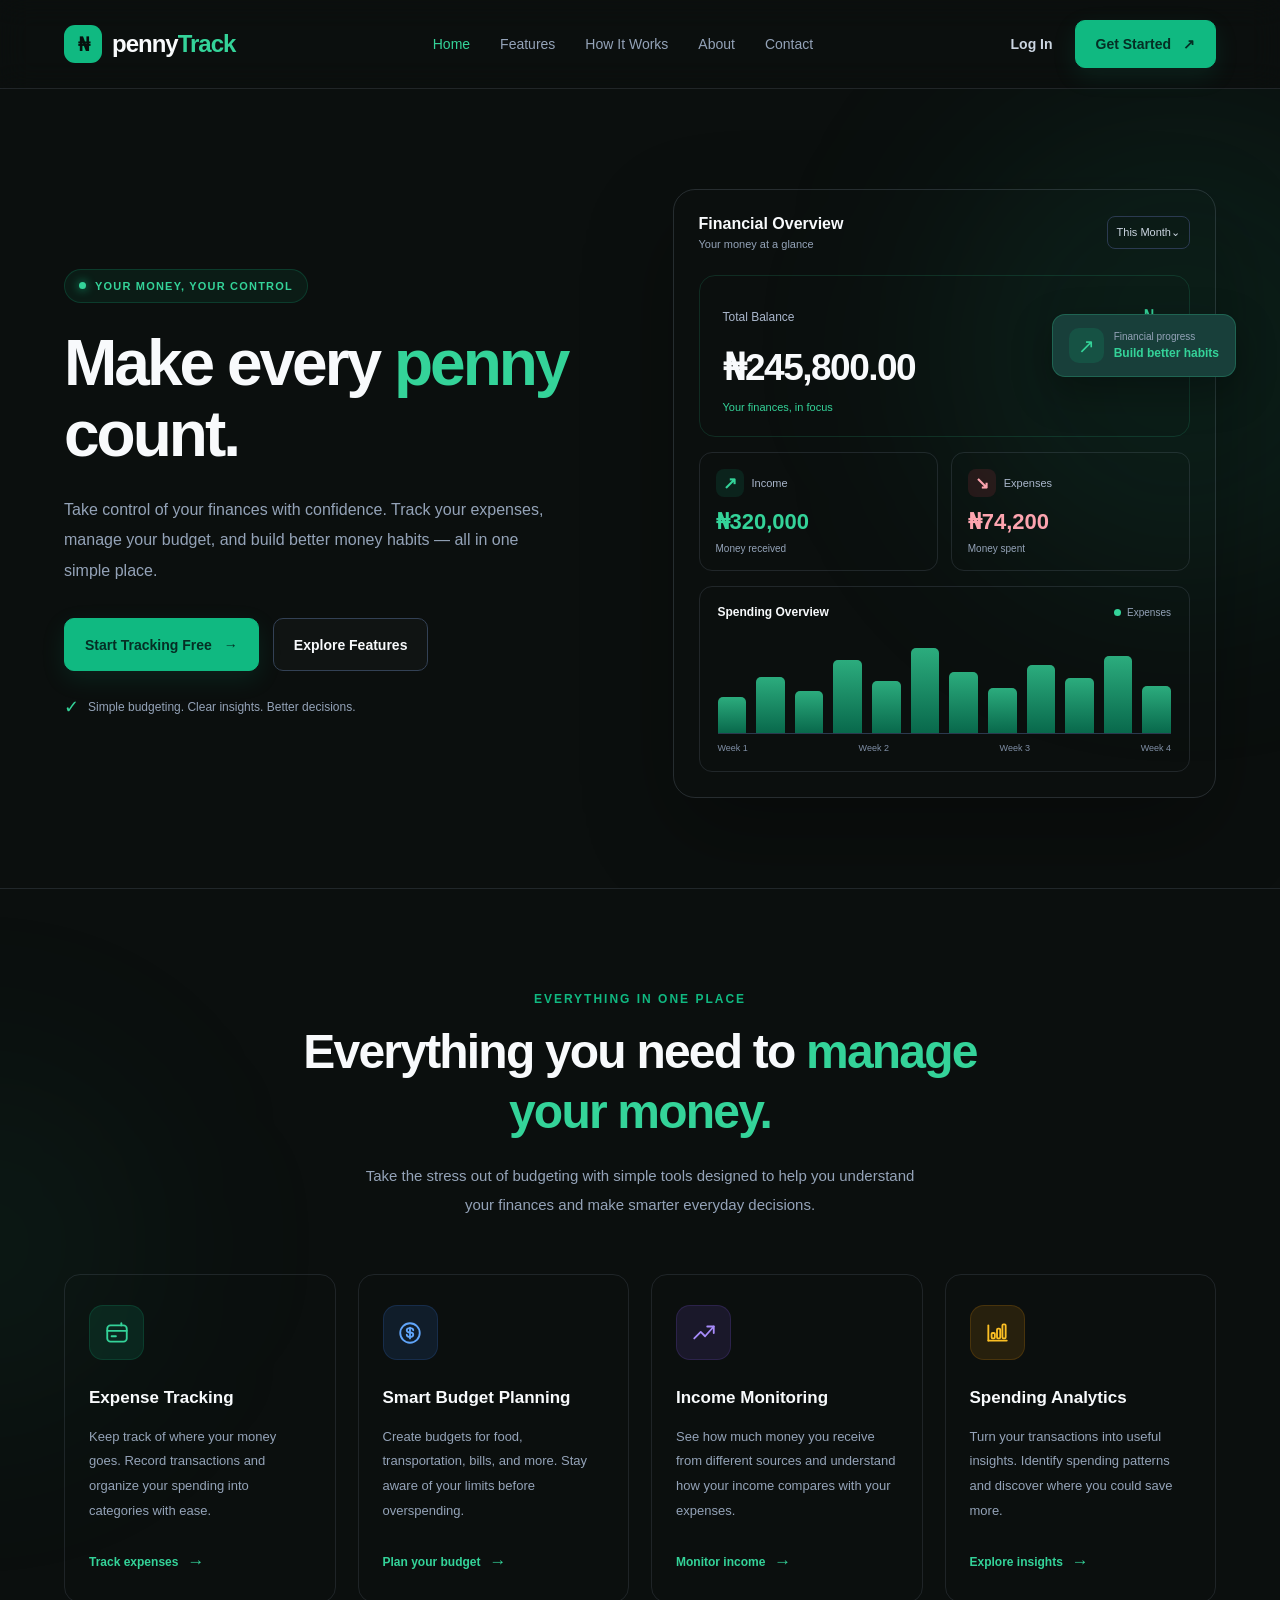
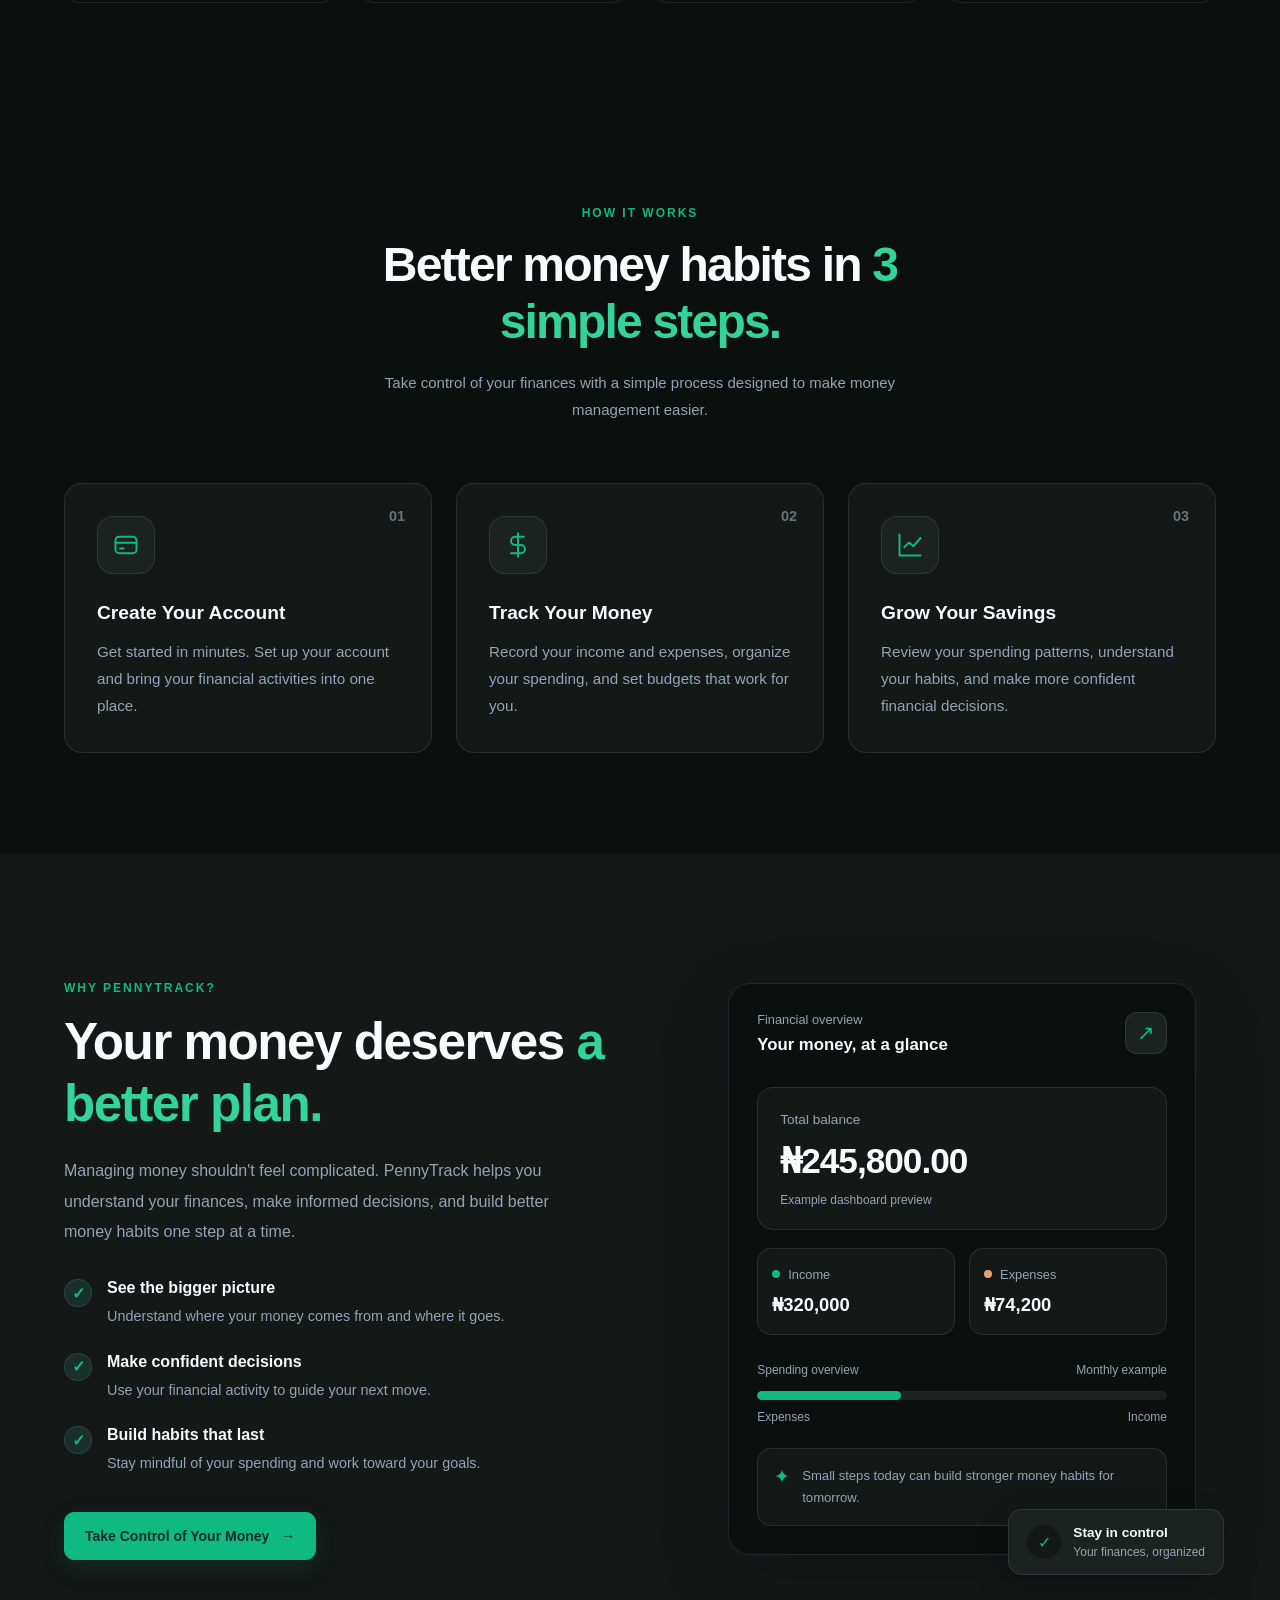
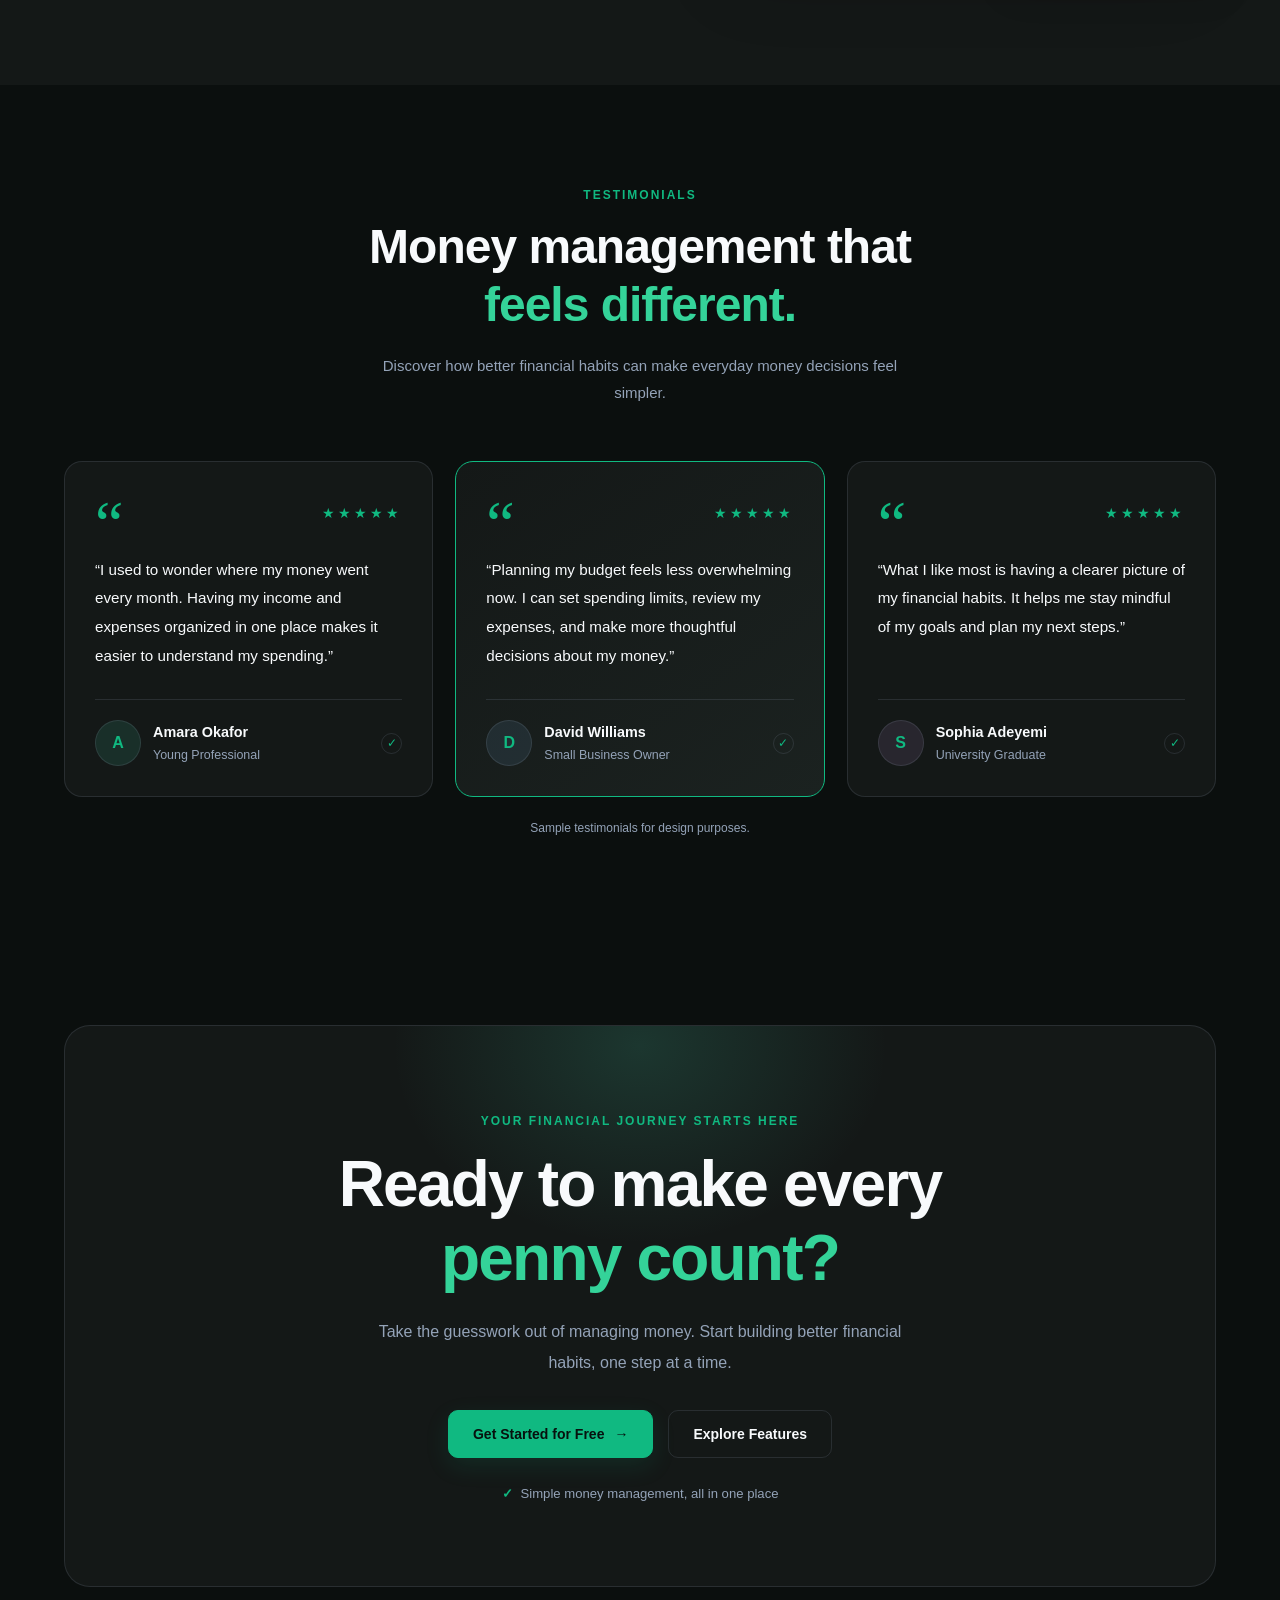
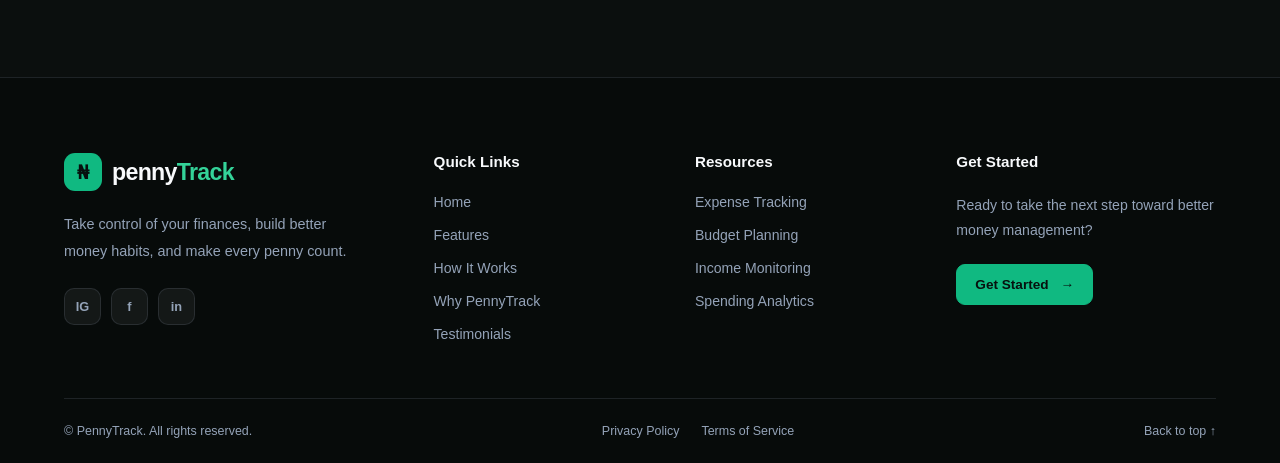
<file: index.html>
<!DOCTYPE html>
<html lang="en">

<head>
    <meta charset="UTF-8">
    <meta name="viewport" content="width=device-width, initial-scale=1.0">

    <title>PennyTrack | Make Every Penny Count</title>

    <meta name="description"
        content="Track your expenses, manage your budget, and take control of your finances with PennyTrack.">

    <link rel="stylesheet" href="./css/style.css">
</head>

<body>

    <!-- NAVBAR -->
    <header class="navbar">
        <div class="container nav-container">

            <a href="#home" class="logo">
                <span class="logo-icon">₦</span>
                <span>penny<span class="green-text">Track</span></span>
            </a>

            <nav class="nav-links" id="navLinks">
                <a href="#home" class="active">Home</a>
                <a href="#features">Features</a>
                <a href="#how-it-works">How It Works</a>
                <a href="#about">About</a>
                <a href="#contact">Contact</a>

                <a href="#get-started" class="mobile-cta">
                    Get Started
                </a>
            </nav>

            <div class="nav-actions">
                <a href="auth.html?form=login" class="login-link">Log In</a>

                <a href="auth.html?form=signup"  class="btn btn-primary">
                    Get Started
                    <span>↗</span>
                </a>

                <button class="menu-toggle" id="menuToggle" aria-label="Open navigation menu" aria-expanded="false"
                    aria-controls="navLinks">
                    <span></span>
                    <span></span>
                    <span></span>
                </button>
            </div>

        </div>
    </header>


    <!-- HERO SECTION -->
    <main>
        <section class="hero" id="home">

            <div class="hero-glow"></div>

            <div class="container hero-container">

                <!-- HERO CONTENT -->
                <div class="hero-content">

                    <div class="hero-label">
                        <span class="status-dot"></span>
                        YOUR MONEY, YOUR CONTROL
                    </div>

                    <h1>
                        Make every
                        <span class="green-text">penny</span>
                        count.
                    </h1>

                    <p class="hero-description">
                        Take control of your finances with confidence.
                        Track your expenses, manage your budget, and
                        build better money habits — all in one simple place.
                    </p>

                    <div class="hero-buttons">
                        <a href="#get-started" class="btn btn-primary">
                            Start Tracking Free
                            <span>→</span>
                        </a>

                        <a href="#features" class="btn btn-secondary">
                            Explore Features
                        </a>
                    </div>

                    <div class="hero-note">
                        <span class="check-icon">✓</span>
                        Simple budgeting. Clear insights. Better decisions.
                    </div>

                </div>


                <!-- DASHBOARD PREVIEW -->
                <div class="dashboard-wrapper">

                    <div class="floating-card">
                        <div class="floating-icon">↗</div>

                        <div>
                            <p>Financial progress</p>
                            <h4>Build better habits</h4>
                        </div>
                    </div>


                    <div class="dashboard">

                        <div class="dashboard-header">
                            <div>
                                <h3>Financial Overview</h3>
                                <p>Your money at a glance</p>
                            </div>

                            <span class="month-label">This Month⌄</span>
                        </div>


                        <!-- BALANCE CARD -->
                        <div class="balance-card">
                            <div class="balance-top">
                                <p>Total Balance</p>
                                <span class="wallet-icon">₦</span>
                            </div>

                            <h2>₦245,800.00</h2>

                            <p class="balance-caption">
                                Your finances, in focus
                            </p>
                        </div>


                        <!-- INCOME AND EXPENSES -->
                        <div class="summary-cards">

                            <div class="summary-card">
                                <div class="summary-heading">
                                    <span class="summary-icon income-icon">↗</span>
                                    <span>Income</span>
                                </div>

                                <h3 class="income">₦320,000</h3>
                                <p>Money received</p>
                            </div>


                            <div class="summary-card">
                                <div class="summary-heading">
                                    <span class="summary-icon expense-icon">↘</span>
                                    <span>Expenses</span>
                                </div>

                                <h3 class="expense">₦74,200</h3>
                                <p>Money spent</p>
                            </div>

                        </div>


                        <!-- SPENDING CHART -->
                        <div class="chart-card">

                            <div class="chart-header">
                                <h4>Spending Overview</h4>

                                <span class="chart-legend">
                                    <span class="legend-dot"></span>
                                    Expenses
                                </span>
                            </div>

                            <div class="chart">
                                <div class="chart-bar" style="--bar-height: 38%"></div>
                                <div class="chart-bar" style="--bar-height: 60%"></div>
                                <div class="chart-bar" style="--bar-height: 45%"></div>
                                <div class="chart-bar" style="--bar-height: 78%"></div>
                                <div class="chart-bar" style="--bar-height: 55%"></div>
                                <div class="chart-bar" style="--bar-height: 90%"></div>
                                <div class="chart-bar" style="--bar-height: 65%"></div>
                                <div class="chart-bar" style="--bar-height: 48%"></div>
                                <div class="chart-bar" style="--bar-height: 72%"></div>
                                <div class="chart-bar" style="--bar-height: 58%"></div>
                                <div class="chart-bar" style="--bar-height: 82%"></div>
                                <div class="chart-bar" style="--bar-height: 50%"></div>
                            </div>

                            <div class="chart-labels">
                                <span>Week 1</span>
                                <span>Week 2</span>
                                <span>Week 3</span>
                                <span>Week 4</span>
                            </div>

                        </div>

                    </div>
                </div>

            </div>
        </section>
        <!-- FEATURES SECTION -->
        <section class="features-section" id="features">
            <div class="container">

                <!-- Section heading -->
                <div class="section-heading">

                    <span class="section-label">
                        <span class="status-dot"></span>
                        EVERYTHING IN ONE PLACE
                    </span>

                    <h2>
                        Everything you need to
                        <span class="green-text">manage your money.</span>
                    </h2>

                    <p>
                        Take the stress out of budgeting with simple tools
                        designed to help you understand your finances and
                        make smarter everyday decisions.
                    </p>

                </div>


                <!-- Feature cards -->
                <div class="features-grid">

                    <!-- Feature 1 -->
                    <article class="feature-card">

                        <div class="feature-icon expense-feature">
                            <svg viewBox="0 0 24 24" aria-hidden="true">
                                <rect x="3" y="5" width="18" height="15" rx="3" />
                                <path d="M3 10h18" />
                                <path d="M7 15h4" />
                                <path d="M16 5V3" />
                            </svg>
                        </div>

                        <h3>Expense Tracking</h3>

                        <p>
                            Keep track of where your money goes. Record
                            transactions and organize your spending into
                            categories with ease.
                        </p>

                        <a href="#get-started" class="feature-link">
                            Track expenses <span>→</span>
                        </a>

                    </article>


                    <!-- Feature 2 -->
                    <article class="feature-card">

                        <div class="feature-icon budget-feature">
                            <svg viewBox="0 0 24 24" aria-hidden="true">
                                <circle cx="12" cy="12" r="9" />
                                <path d="M12 7v10" />
                                <path d="M15 9.5c0-1.1-1.3-2-3-2s-3 .9-3 2 1.3 2 3 2 3 .9 3 2-1.3 2-3 2-3-.9-3-2" />
                            </svg>
                        </div>

                        <h3>Smart Budget Planning</h3>

                        <p>
                            Create budgets for food, transportation, bills,
                            and more. Stay aware of your limits before
                            overspending.
                        </p>

                        <a href="#get-started" class="feature-link">
                            Plan your budget <span>→</span>
                        </a>

                    </article>


                    <!-- Feature 3 -->
                    <article class="feature-card">

                        <div class="feature-icon income-feature">
                            <svg viewBox="0 0 24 24" aria-hidden="true">
                                <path d="M3 17l6-6 4 4 8-9" />
                                <path d="M15 6h6v6" />
                            </svg>
                        </div>

                        <h3>Income Monitoring</h3>

                        <p>
                            See how much money you receive from different
                            sources and understand how your income compares
                            with your expenses.
                        </p>

                        <a href="#get-started" class="feature-link">
                            Monitor income <span>→</span>
                        </a>

                    </article>


                    <!-- Feature 4 -->
                    <article class="feature-card">

                        <div class="feature-icon analytics-feature">
                            <svg viewBox="0 0 24 24" aria-hidden="true">
                                <path d="M4 19V5" />
                                <path d="M4 19h17" />
                                <rect x="7" y="12" width="3" height="5" rx="1" />
                                <rect x="12" y="8" width="3" height="9" rx="1" />
                                <rect x="17" y="4" width="3" height="13" rx="1" />
                            </svg>
                        </div>

                        <h3>Spending Analytics</h3>

                        <p>
                            Turn your transactions into useful insights.
                            Identify spending patterns and discover where
                            you could save more.
                        </p>

                        <a href="#get-started" class="feature-link">
                            Explore insights <span>→</span>
                        </a>

                    </article>

                </div>

            </div>
        </section>

        <!-- HOW IT WORKS SECTION -->
        <section class="how-it-works" id="how-it-works">
            <div class="container">

                <div class="section-heading">
                    <span class="section-label">HOW IT WORKS</span>
                    <h2>Better money habits in <span class="green-text">3 simple steps.</span></h2>
                    <p>
                        Take control of your finances with a simple process
                        designed to make money management easier.
                    </p>
                </div>

                <div class="steps-grid">

                    <!-- STEP 1 -->
                    <div class="step-card">
                        <div class="step-number">01</div>

                        <div class="step-icon">
                            <svg viewBox="0 0 24 24" fill="none" stroke="currentColor" stroke-width="1.7"
                                stroke-linecap="round" stroke-linejoin="round">
                                <rect x="3" y="5" width="18" height="14" rx="3" />
                                <path d="M3 10h18" />
                                <path d="M7 15h3" />
                            </svg>
                        </div>

                        <h3>Create Your Account</h3>
                        <p>
                            Get started in minutes. Set up your account
                            and bring your financial activities into one place.
                        </p>
                    </div>

                    <!-- STEP 2 -->
                    <div class="step-card">
                        <div class="step-number">02</div>

                        <div class="step-icon">
                            <svg viewBox="0 0 24 24" fill="none" stroke="currentColor" stroke-width="1.7"
                                stroke-linecap="round" stroke-linejoin="round">
                                <path d="M12 2v20" />
                                <path d="M17 5H9.5a3.5 3.5 0 0 0 0 7h5a3.5 3.5 0 0 1 0 7H6" />
                            </svg>
                        </div>

                        <h3>Track Your Money</h3>
                        <p>
                            Record your income and expenses, organize
                            your spending, and set budgets that work for you.
                        </p>
                    </div>

                    <!-- STEP 3 -->
                    <div class="step-card">
                        <div class="step-number">03</div>

                        <div class="step-icon">
                            <svg viewBox="0 0 24 24" fill="none" stroke="currentColor" stroke-width="1.7"
                                stroke-linecap="round" stroke-linejoin="round">
                                <path d="M3 3v18h18" />
                                <path d="m7 14 4-4 4 3 6-7" />
                            </svg>
                        </div>

                        <h3>Grow Your Savings</h3>
                        <p>
                            Review your spending patterns, understand
                            your habits, and make more confident financial decisions.
                        </p>
                    </div>

                </div>
            </div>
        </section>

        <!-- WHY CHOOSE PENNYTRACK -->
        <section class="why-pennytrack" id="about">
            <div class="container">

                <div class="why-content">

                    <!-- LEFT SIDE -->
                    <div class="why-text">
                        <span class="section-label">WHY PENNYTRACK?</span>

                        <h2>
                            Your money deserves
                            <span class="green-text">a better plan.</span>
                        </h2>

                        <p class="why-description">
                            Managing money shouldn't feel complicated.
                            PennyTrack helps you understand your finances,
                            make informed decisions, and build better money
                            habits one step at a time.
                        </p>

                        <div class="benefit-list">

                            <div class="benefit-item">
                                <div class="benefit-check">✓</div>
                                <div>
                                    <h3>See the bigger picture</h3>
                                    <p>Understand where your money comes from and where it goes.</p>
                                </div>
                            </div>

                            <div class="benefit-item">
                                <div class="benefit-check">✓</div>
                                <div>
                                    <h3>Make confident decisions</h3>
                                    <p>Use your financial activity to guide your next move.</p>
                                </div>
                            </div>

                            <div class="benefit-item">
                                <div class="benefit-check">✓</div>
                                <div>
                                    <h3>Build habits that last</h3>
                                    <p>Stay mindful of your spending and work toward your goals.</p>
                                </div>
                            </div>

                        </div>

                        <a href="#get-started" class="btn btn-primary">
                            Take Control of Your Money
                            <span aria-hidden="true">→</span>
                        </a>
                    </div>

                    <!-- RIGHT SIDE: FINANCIAL SUMMARY CARD -->
                    <div class="why-visual">

                        <div class="finance-card">

                            <div class="finance-card-header">
                                <div>
                                    <span class="finance-label">Financial overview</span>
                                    <h3>Your money, at a glance</h3>
                                </div>

                                <div class="finance-icon">↗</div>
                            </div>

                            <div class="finance-balance">
                                <span>Total balance</span>
                                <h2>₦245,800.00</h2>
                                <p>Example dashboard preview</p>
                            </div>

                            <div class="finance-stats">

                                <div class="finance-stat">
                                    <div class="stat-heading">
                                        <span class="stat-dot income-dot"></span>
                                        Income
                                    </div>
                                    <h3>₦320,000</h3>
                                </div>

                                <div class="finance-stat">
                                    <div class="stat-heading">
                                        <span class="stat-dot expense-dot"></span>
                                        Expenses
                                    </div>
                                    <h3>₦74,200</h3>
                                </div>

                            </div>

                            <div class="finance-progress">
                                <div class="progress-heading">
                                    <span>Spending overview</span>
                                    <span>Monthly example</span>
                                </div>

                                <div class="progress-track">
                                    <div class="progress-fill"></div>
                                </div>

                                <div class="progress-footer">
                                    <span>Expenses</span>
                                    <span>Income</span>
                                </div>
                            </div>

                            <div class="finance-note">
                                <span class="note-icon">✦</span>
                                <p>
                                    Small steps today can build stronger
                                    money habits for tomorrow.
                                </p>
                            </div>

                        </div>

                        <div class="floating-badge">
                            <span class="badge-check">✓</span>
                            <div>
                                <strong>Stay in control</strong>
                                <span>Your finances, organized</span>
                            </div>
                        </div>

                    </div>

                </div>
            </div>
        </section>

        <!-- TESTIMONIALS SECTION -->
        <section class="testimonials" id="testimonials">
            <div class="container">

                <div class="section-heading">
                    <span class="section-label">TESTIMONIALS</span>

                    <h2>
                        Money management that
                        <span class="green-text">feels different.</span>
                    </h2>

                    <p>
                        Discover how better financial habits can make
                        everyday money decisions feel simpler.
                    </p>
                </div>

                <div class="testimonial-grid">

                    <!-- TESTIMONIAL 1 -->
                    <article class="testimonial-card">
                        <div class="testimonial-top">
                            <div class="quote-mark">“</div>

                            <div class="testimonial-stars" aria-label="5 out of 5 stars">
                                ★★★★★
                            </div>
                        </div>

                        <p class="testimonial-text">
                            “I used to wonder where my money went every month.
                            Having my income and expenses organized in one place
                            makes it easier to understand my spending.”
                        </p>

                        <div class="testimonial-user">
                            <div class="user-avatar avatar-one">A</div>

                            <div class="user-details">
                                <h3>Amara Okafor</h3>
                                <span>Young Professional</span>
                            </div>

                            <div class="verified-mark" aria-hidden="true">✓</div>
                        </div>
                    </article>

                    <!-- TESTIMONIAL 2 -->
                    <article class="testimonial-card featured-testimonial">
                        <div class="testimonial-top">
                            <div class="quote-mark">“</div>

                            <div class="testimonial-stars" aria-label="5 out of 5 stars">
                                ★★★★★
                            </div>
                        </div>

                        <p class="testimonial-text">
                            “Planning my budget feels less overwhelming now.
                            I can set spending limits, review my expenses,
                            and make more thoughtful decisions about my money.”
                        </p>

                        <div class="testimonial-user">
                            <div class="user-avatar avatar-two">D</div>

                            <div class="user-details">
                                <h3>David Williams</h3>
                                <span>Small Business Owner</span>
                            </div>

                            <div class="verified-mark" aria-hidden="true">✓</div>
                        </div>
                    </article>

                    <!-- TESTIMONIAL 3 -->
                    <article class="testimonial-card">
                        <div class="testimonial-top">
                            <div class="quote-mark">“</div>

                            <div class="testimonial-stars" aria-label="5 out of 5 stars">
                                ★★★★★
                            </div>
                        </div>

                        <p class="testimonial-text">
                            “What I like most is having a clearer picture
                            of my financial habits. It helps me stay mindful
                            of my goals and plan my next steps.”
                        </p>

                        <div class="testimonial-user">
                            <div class="user-avatar avatar-three">S</div>

                            <div class="user-details">
                                <h3>Sophia Adeyemi</h3>
                                <span>University Graduate</span>
                            </div>

                            <div class="verified-mark" aria-hidden="true">✓</div>
                        </div>
                    </article>

                </div>

                <p class="testimonial-disclaimer">
                    Sample testimonials for design purposes.
                </p>

            </div>
        </section>

        <!-- FINAL CALL TO ACTION -->
        <section class="final-cta" id="get-started">
            <div class="container">

                <div class="cta-content">

                    <div class="cta-glow"></div>

                    <span class="section-label">YOUR FINANCIAL JOURNEY STARTS HERE</span>

                    <h2>
                        Ready to make every
                        <span class="green-text">penny count?</span>
                    </h2>

                    <p>
                        Take the guesswork out of managing money.
                        Start building better financial habits, one step at a time.
                    </p>

                    <div class="cta-buttons">
                        <a href="#login" class="btn btn-primary" id="ctaGetStarted">
                            Get Started for Free
                            <span aria-hidden="true">→</span>
                        </a>

                        <a href="#features" class="btn btn-secondary">
                            Explore Features
                        </a>
                    </div>

                    <div class="cta-note">
                        <span aria-hidden="true">✓</span>
                        Simple money management, all in one place
                    </div>

                </div>

            </div>
        </section>
    </main>

    <!-- FOOTER SECTION -->
    <footer class="site-footer" id="contact">
        <div class="container">
    
            <div class="footer-main">
    
                <!-- BRAND -->
                <div class="footer-brand">
                    <a href="#home" class="footer-logo">
                        <span class="logo-icon">₦</span>
                        <span>penny<span class="green-text">Track</span></span>
                    </a>
    
                    <p class="footer-description">
                        Take control of your finances, build better money
                        habits, and make every penny count.
                    </p>
    
                    <div class="footer-socials">
                        <a href="#" aria-label="Instagram">IG</a>
                        <a href="#" aria-label="Facebook">f</a>
                        <a href="#" aria-label="LinkedIn">in</a>
                    </div>
                </div>
    
                <!-- QUICK LINKS -->
                <div class="footer-column">
                    <h3>Quick Links</h3>
                    <ul>
                        <li><a href="#home">Home</a></li>
                        <li><a href="#features">Features</a></li>
                        <li><a href="#how-it-works">How It Works</a></li>
                        <li><a href="#about">Why PennyTrack</a></li>
                        <li><a href="#testimonials">Testimonials</a></li>
                    </ul>
                </div>
    
                <!-- RESOURCES -->
                <div class="footer-column">
                    <h3>Resources</h3>
                    <ul>
                        <li><a href="#features">Expense Tracking</a></li>
                        <li><a href="#features">Budget Planning</a></li>
                        <li><a href="#features">Income Monitoring</a></li>
                        <li><a href="#features">Spending Analytics</a></li>
                    </ul>
                </div>
    
                <!-- GET STARTED -->
                <div class="footer-column footer-cta">
                    <h3>Get Started</h3>
    
                    <p>
                        Ready to take the next step toward better
                        money management?
                    </p>
    
                    <a href="auth.html?form=signup" class="footer-button" id="footerGetStarted">
                        Get Started
                        <span aria-hidden="true">→</span>
                    </a>
                </div>
    
            </div>
    
            <!-- FOOTER BOTTOM -->
            <div class="footer-bottom">
                <p>
                    © <span id="footerYear"></span> PennyTrack.
                    All rights reserved.
                </p>
    
                <div class="footer-legal">
                    <a href="#privacy">Privacy Policy</a>
                    <a href="#terms">Terms of Service</a>
                </div>
    
                <a href="#home" class="back-to-top">
                    Back to top ↑
                </a>
            </div>
    
        </div>
    </footer>


    <script src="./js/script.js"></script>
</body>

</html>
</file>
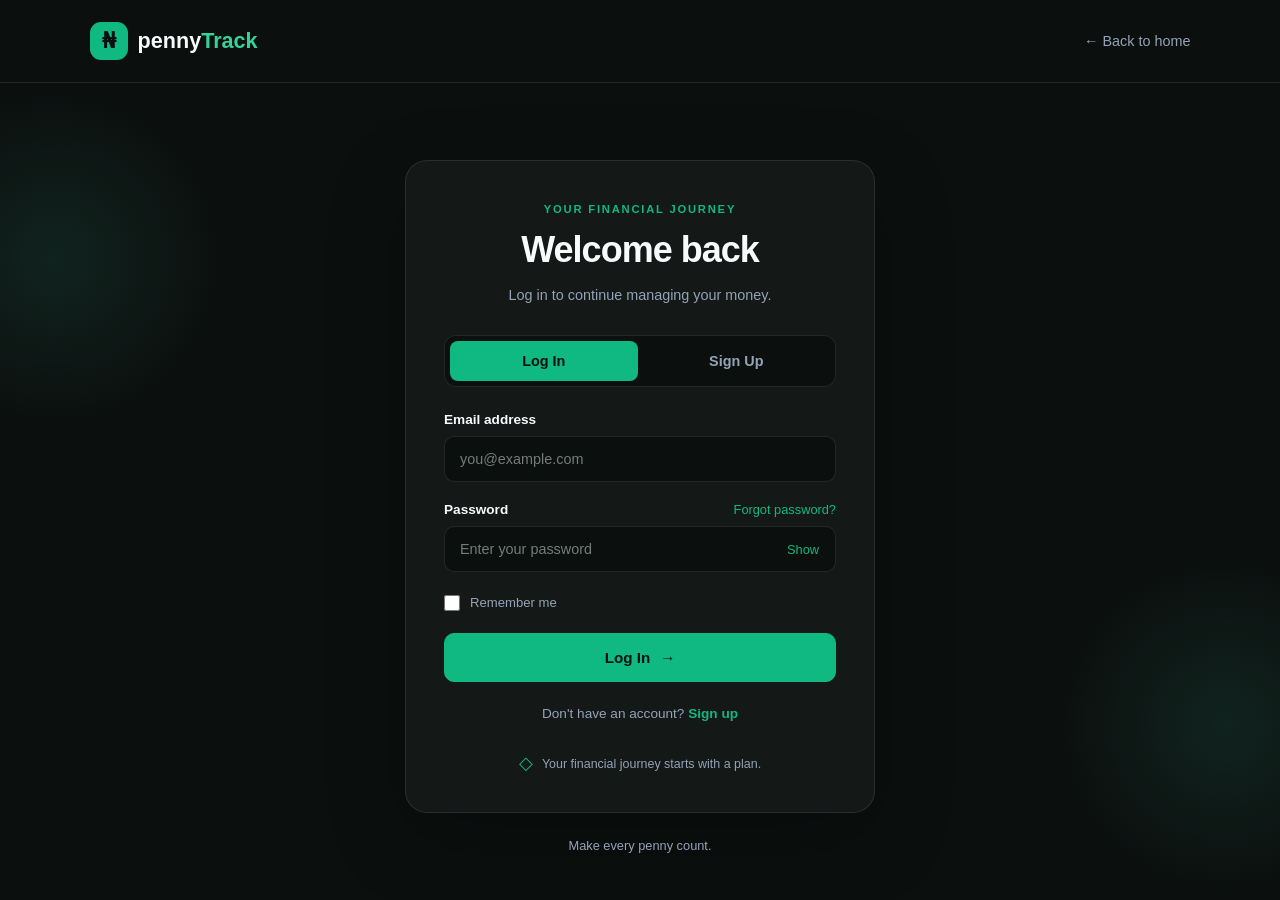
<file: auth.html>
<!DOCTYPE html>
<html lang="en">

<head>
    <meta charset="UTF-8">
    <meta name="viewport" content="width=device-width, initial-scale=1.0">
    <meta name="description" content="Log in or create your PennyTrack account to manage your money.">
    <title>Login or Sign Up | PennyTrack</title>
    <link rel="stylesheet" href="./css/style.css">
    <link rel="stylesheet" href="./css/auth.css">
</head>

<body class="auth-page">

    <header class="auth-header">
        <a href="index.html" class="auth-logo">
            <span class="auth-logo-icon">₦</span>
            <span>penny<span class="green-text">Track</span></span>
        </a>

        <a href="index.html" class="back-home">← Back to home</a>
    </header>

    <main class="auth-main">
        <div class="auth-decoration auth-decoration-one"></div>
        <div class="auth-decoration auth-decoration-two"></div>

        <section class="auth-card" aria-labelledby="authTitle">

            <div class="auth-heading">
                <span class="auth-label">YOUR FINANCIAL JOURNEY</span>
                <h1 id="authTitle">Welcome back</h1>
                <p id="authDescription">Log in to continue managing your money.</p>
            </div>

            <div class="auth-tabs" role="tablist" aria-label="Account access">
                <button type="button" class="auth-tab active" id="loginTab" role="tab" aria-selected="true"
                    aria-controls="loginForm">
                    Log In
                </button>

                <button type="button" class="auth-tab" id="signupTab" role="tab" aria-selected="false"
                    aria-controls="signupForm">
                    Sign Up
                </button>
            </div>

            <p class="auth-message" id="authMessage" role="status" aria-live="polite"></p>

            <!-- LOGIN FORM -->
            <form id="loginForm" class="auth-form">
                <div class="form-group">
                    <label for="loginEmail">Email address</label>
                    <input type="email" id="loginEmail" name="email" placeholder="you@example.com" autocomplete="email"
                        required>
                </div>

                <div class="form-group">
                    <div class="label-row">
                        <label for="loginPassword">Password</label>
                        <a href="#" id="forgotPassword">Forgot password?</a>
                    </div>

                    <div class="password-field">
                        <input type="password" id="loginPassword" name="password" placeholder="Enter your password"
                            autocomplete="current-password" required>
                        <button type="button" class="password-toggle" data-target="loginPassword"
                            aria-label="Show password">Show</button>
                    </div>
                </div>

                <label class="remember-option">
                    <input type="checkbox" id="rememberMe" name="rememberMe">
                    <span>Remember me</span>
                </label>

                <button type="submit" class="auth-submit">
                    Log In <span aria-hidden="true">→</span>
                </button>

                <p class="auth-switch-text">
                    Don't have an account?
                    <button type="button" class="text-button" data-switch="signup">
                        Sign up
                    </button>
                </p>
            </form>

            <!-- SIGN UP FORM -->
            <form id="signupForm" class="auth-form" hidden>
                <div class="form-group">
                    <label for="signupName">Full name</label>
                    <input type="text" id="signupName" name="name" placeholder="Enter your full name"
                        autocomplete="name" minlength="2" required>
                </div>

                <div class="form-group">
                    <label for="signupEmail">Email address</label>
                    <input type="email" id="signupEmail" name="email" placeholder="you@example.com" autocomplete="email"
                        required>
                </div>

                <div class="form-group">
                    <label for="signupPassword">Create password</label>
                    <div class="password-field">
                        <input type="password" id="signupPassword" name="password" placeholder="At least 8 characters"
                            autocomplete="new-password" minlength="8" required>
                        <button type="button" class="password-toggle" data-target="signupPassword"
                            aria-label="Show password">Show</button>
                    </div>
                    <small class="input-hint">Use at least 8 characters.</small>
                </div>

                <div class="form-group">
                    <label for="confirmPassword">Confirm password</label>
                    <div class="password-field">
                        <input type="password" id="confirmPassword" name="confirmPassword"
                            placeholder="Enter your password again" autocomplete="new-password" minlength="8" required>
                        <button type="button" class="password-toggle" data-target="confirmPassword"
                            aria-label="Show password">Show</button>
                    </div>
                </div>

                <label class="remember-option terms-option">
                    <input type="checkbox" id="agreeTerms" required>
                    <span>I agree to the <a href="#" id="termsLink">Terms of Service</a>.</span>
                </label>

                <button type="submit" class="auth-submit">
                    Create Account <span aria-hidden="true">→</span>
                </button>

                <p class="auth-switch-text">
                    Already have an account?
                    <button type="button" class="text-button" data-switch="login">
                        Log in
                    </button>
                </p>
            </form>

            <div class="auth-security-note">
                <span aria-hidden="true">◇</span>
                <span>Your financial journey starts with a plan.</span>
            </div>

        </section>

        <p class="auth-footer-note">
            Make every penny count.
        </p>
    </main>

    <script src="./js/auth.js"></script>
</body>

</html>
</file>
<file: css/style.css>
/* ==============================
   GLOBAL STYLES
============================== */

:root {
    --bg: #0B0F0E;
    --bg-card: #141817;
    --bg-light: #1B2220;

    --green: #10B981;
    --green-light: #34D399;

    --text: #F8FAFC;
    --muted: #94A3B8;

    --border: rgba(148, 163, 184, 0.16);
}

* {
    margin: 0;
    padding: 0;
    box-sizing: border-box;
}

html {
    scroll-behavior: smooth;
}

body {
    background: var(--bg);
    color: var(--text);
    font-family: Arial, Helvetica, sans-serif;
    overflow-x: hidden;
}

a {
    text-decoration: none;
    color: inherit;
}

button {
    font: inherit;
}

.container {
    width: min(1180px, 90%);
    margin: 0 auto;
}

.green-text {
    color: var(--green-light);
}


/* ==============================
   NAVBAR
============================== */

.navbar {
    min-height: 88px;
    border-bottom: 1px solid var(--border);
    backdrop-filter: blur(15px);

    position: relative;
    z-index: 100;
}

.nav-container {
    min-height: 88px;

    display: flex;
    align-items: center;
    justify-content: space-between;
    gap: 25px;
}


/* LOGO */

.logo {
    display: flex;
    align-items: center;
    gap: 10px;

    font-size: 24px;
    font-weight: 800;
    letter-spacing: -1px;
    white-space: nowrap;
}

.logo-icon {
    width: 42px;
    height: 42px;

    display: grid;
    place-items: center;

    background: var(--green);
    color: #052E24;

    border-radius: 12px;
    font-size: 25px;
}


/* NAVIGATION LINKS */

.nav-links {
    display: flex;
    align-items: center;
    gap: 30px;
}

.nav-links a {
    color: var(--muted);
    font-size: 14px;
    transition: color 0.25s ease;
}

.nav-links a:hover,
.nav-links a.active {
    color: var(--green-light);
}

.mobile-cta {
    display: none;
}


/* NAVBAR ACTIONS */

.nav-actions {
    display: flex;
    align-items: center;
    gap: 22px;
}

.login-link {
    color: #CBD5E1;
    font-size: 14px;
    font-weight: 600;
    transition: color 0.25s ease;
}

.login-link:hover {
    color: var(--green-light);
}


/* BUTTONS */

.btn {
    min-height: 48px;
    padding: 0 20px;

    display: inline-flex;
    align-items: center;
    justify-content: center;
    gap: 12px;

    border-radius: 10px;
    font-size: 14px;
    font-weight: 700;

    transition: all 0.25s ease;
    cursor: pointer;
}

.btn-primary {
    background: var(--green);
    color: #052E24;
    border: 1px solid var(--green);

    box-shadow: 0 8px 25px rgba(16, 185, 129, 0.12);
}

.btn-primary:hover {
    background: var(--green-light);
    border-color: var(--green-light);
    transform: translateY(-2px);

    box-shadow: 0 10px 30px rgba(16, 185, 129, 0.2);
}

.btn-secondary {
    background: rgba(255, 255, 255, 0.02);
    color: var(--text);
    border: 1px solid #334155;
}

.btn-secondary:hover {
    background: rgba(16, 185, 129, 0.08);
    border-color: var(--green);
}


/* HAMBURGER BUTTON */

.menu-toggle {
    display: none;

    width: 43px;
    height: 43px;

    background: var(--bg-light);
    border: 1px solid var(--border);
    border-radius: 10px;

    cursor: pointer;

    align-items: center;
    justify-content: center;
    flex-direction: column;
    gap: 5px;
}

.menu-toggle span {
    width: 19px;
    height: 2px;

    background: var(--text);
    border-radius: 5px;

    transition: all 0.25s ease;
}


/* ==============================
   HERO SECTION
============================== */

.hero {
    position: relative;
    padding: 100px 0 90px;
    overflow: hidden;
}

.hero-glow {
    position: absolute;

    width: 480px;
    height: 480px;

    top: 20px;
    right: -140px;

    background: rgba(16, 185, 129, 0.09);
    border-radius: 50%;
    filter: blur(100px);

    pointer-events: none;
}

.hero-container {
    position: relative;
    z-index: 1;

    display: grid;
    grid-template-columns: 1fr 1fr;

    align-items: center;
    gap: 65px;
}


/* HERO CONTENT */

.hero-label {
    display: inline-flex;
    align-items: center;
    gap: 9px;

    padding: 10px 14px;
    margin-bottom: 25px;

    background: rgba(16, 185, 129, 0.08);
    border: 1px solid rgba(16, 185, 129, 0.2);
    border-radius: 50px;

    color: var(--green-light);

    font-size: 11px;
    font-weight: 700;
    letter-spacing: 1.2px;
}

.status-dot {
    width: 7px;
    height: 7px;

    background: var(--green-light);
    border-radius: 50%;

    box-shadow: 0 0 10px var(--green);
}

.hero-content h1 {
    font-size: clamp(44px, 5vw, 68px);
    font-weight: 800;
    line-height: 1.12;
    letter-spacing: -3px;

    margin-bottom: 24px;
}

.hero-description {
    max-width: 480px;

    color: var(--muted);
    font-size: 16px;
    line-height: 1.9;

    margin-bottom: 32px;
}

.hero-buttons {
    display: flex;
    align-items: center;
    flex-wrap: wrap;
    gap: 14px;
}

.hero-buttons .btn {
    min-height: 53px;
}

.hero-note {
    display: flex;
    align-items: center;
    gap: 9px;

    margin-top: 25px;

    color: var(--muted);
    font-size: 12px;
}

.check-icon {
    color: var(--green-light);
    font-size: 18px;
}


/* ==============================
   DASHBOARD PREVIEW
============================== */

.dashboard-wrapper {
    position: relative;
    min-width: 0;
}

.dashboard {
    padding: 25px;
    border: 1px solid rgba(148, 163, 184, 0.2);
    border-radius: 22px;

    box-shadow: 0 35px 90px rgba(0, 0, 0, 0.3);
}


/* DASHBOARD HEADER */

.dashboard-header {
    display: flex;
    align-items: center;
    justify-content: space-between;
    gap: 12px;

    margin-bottom: 25px;
}

.dashboard-header h3 {
    font-size: 16px;
}

.dashboard-header p {
    color: var(--muted);
    font-size: 11px;
    margin-top: 5px;
}

.month-label {
    padding: 9px;
    border: 1px solid #2B3A51;
    border-radius: 8px;

    color: #CBD5E1;
    font-size: 11px;
    white-space: nowrap;
}


/* BALANCE CARD */

.balance-card {
    padding: 23px;
    border: 1px solid rgba(52, 211, 153, 0.15);
    border-radius: 16px;
}

.balance-top {
    display: flex;
    align-items: center;
    justify-content: space-between;
}

.balance-top p {
    color: #AAB7CC;
    font-size: 12px;
}

.wallet-icon {
    width: 35px;
    height: 35px;

    display: grid;
    place-items: center;
    border-radius: 10px;

    color: var(--green-light);
    font-size: 19px;
}

.balance-card h2 {
    font-size: clamp(27px, 3vw, 37px);
    letter-spacing: -1.5px;

    margin: 12px 0;
    overflow-wrap: anywhere;
}

.balance-caption {
    color: var(--green-light);
    font-size: 11px;
}


/* INCOME AND EXPENSE CARDS */

.summary-cards {
    display: grid;
    grid-template-columns: 1fr 1fr;
    gap: 13px;

    margin-top: 15px;
}

.summary-card {
    min-width: 0;
    padding: 16px;
    border: 1px solid var(--border);
    border-radius: 13px;
}

.summary-heading {
    display: flex;
    align-items: center;
    gap: 8px;

    color: #AAB7CC;
    font-size: 11px;

    margin-bottom: 12px;
}

.summary-icon {
    width: 28px;
    height: 28px;

    display: grid;
    place-items: center;

    border-radius: 8px;
    font-size: 17px;
    font-weight: 700;
}

.income-icon {
    color: var(--green-light);
    background: rgba(16, 185, 129, 0.12);
}

.expense-icon {
    color: #FDA4AF;
    background: rgba(244, 63, 94, 0.12);
}

.summary-card h3 {
    font-size: clamp(17px, 2vw, 22px);
    overflow-wrap: anywhere;
}

.summary-card p {
    color: var(--muted);
    font-size: 10px;
    margin-top: 8px;
}

.income {
    color: var(--green-light);
}

.expense {
    color: #FDA4AF;
}


/* CHART */

.chart-card {
    padding: 18px;
    margin-top: 15px;
    border: 1px solid var(--border);
    border-radius: 13px;
}

.chart-header {
    display: flex;
    align-items: center;
    justify-content: space-between;
    gap: 10px;
}

.chart-header h4 {
    font-size: 12px;
}

.chart-legend {
    display: flex;
    align-items: center;
    gap: 6px;

    color: var(--muted);
    font-size: 10px;
}

.legend-dot {
    width: 7px;
    height: 7px;

    background: var(--green-light);
    border-radius: 50%;
}

.chart {
    height: 95px;

    display: flex;
    align-items: flex-end;
    gap: 10px;

    margin-top: 20px;

    border-bottom: 1px solid #2B394E;
}

.chart-bar {
    flex: 1;
    min-width: 0;

    height: var(--bar-height);

    background: linear-gradient(to top,
            #087F5B,
            #34D399);

    border-radius: 5px 5px 0 0;
    opacity: 0.8;

    transition: opacity 0.2s ease;
}

.chart-bar:hover {
    opacity: 1;
}

.chart-labels {
    display: flex;
    justify-content: space-between;

    color: #8090A7;
    font-size: 9px;

    margin-top: 9px;
}


/* FLOATING CARD */

.floating-card {
    position: absolute;
    top: 125px;
    right: -20px;
    z-index: 2;

    display: flex;
    align-items: center;
    gap: 10px;

    padding: 13px 16px;

    background: #183f3a;
    border: 1px solid rgba(52, 211, 153, 0.25);
    border-radius: 13px;

    box-shadow: 0 15px 40px rgba(0, 0, 0, 0.3);

    animation: float 4s ease-in-out infinite;
}

.floating-icon {
    width: 35px;
    height: 35px;

    display: grid;
    place-items: center;

    background: rgba(16, 185, 129, 0.15);
    color: var(--green-light);

    border-radius: 10px;
    font-size: 20px;
}

.floating-card p {
    color: var(--muted);
    font-size: 10px;
}

.floating-card h4 {
    color: var(--green-light);
    font-size: 12px;
    margin-top: 4px;
}


/* FLOATING ANIMATION */

@keyframes float {

    0%,
    100% {
        transform: translateY(0);
    }

    50% {
        transform: translateY(-8px);
    }
}

.menu-toggle.active span:nth-child(1) {
    transform: translateY(7px) rotate(45deg);
}

.menu-toggle.active span:nth-child(2) {
    opacity: 0;
}

.menu-toggle.active span:nth-child(3) {
    transform: translateY(-7px) rotate(-45deg);
}

/* ==============================
   TABLET RESPONSIVENESS
============================== */

@media (max-width: 1024px) {
    .nav-links {
        gap: 18px;
    }

    .nav-container {
        gap: 15px;
    }

    .nav-actions {
        gap: 15px;
    }

    .hero-container {
        gap: 35px;
    }

    .floating-card {
        right: -8px;
    }

    .hero-content h1 {
        letter-spacing: -2px;
    }
}


/* ==============================
   MOBILE NAVIGATION
============================== */

@media (max-width: 768px) {

    .navbar,
    .nav-container {
        min-height: 75px;
    }

    .nav-actions {
        gap: 15px;
    }

    .menu-toggle {
        display: flex;
    }

    .nav-links {
        display: none;

        position: absolute;
        top: 66px;
        left: 0;
        right: 0;

        padding: 20px;

        flex-direction: column;
        align-items: stretch;
        gap: 0;

        background: #111C30;
        border: 1px solid var(--border);
        border-radius: 15px;

        box-shadow: 0 20px 50px rgba(0, 0, 0, 0.35);
    }

    .nav-links.open {
        display: flex;
    }

    .nav-links a {
        padding: 14px 8px;

        border-bottom: 1px solid var(--border);
    }

    .nav-links a:last-child {
        border-bottom: none;
    }

    .nav-links .mobile-cta {
        display: block;

        margin-top: 12px;
        padding: 13px;

        background: var(--green);
        color: #052E24;

        border-radius: 9px;
        text-align: center;
        font-weight: 700;
    }

    .nav-actions .login-link,
    .nav-actions>.btn {
        display: none;
    }


    /* HERO MOBILE LAYOUT */

    .hero {
        padding: 70px 0 65px;
    }

    .hero-container {
        grid-template-columns: 1fr;
        gap: 60px;
    }

    .hero-content {
        text-align: center;
    }

    .hero-content h1 {
        font-size: clamp(42px, 9vw, 60px);
    }

    .hero-description {
        margin-left: auto;
        margin-right: auto;
    }

    .hero-buttons {
        justify-content: center;
    }

    .hero-note {
        justify-content: center;
    }

    .dashboard-wrapper {
        width: min(100%, 540px);
        margin: 0 auto;
    }
}


/* ==============================
   SMALL PHONES
============================== */

@media (max-width: 480px) {
    .container {
        width: 91%;
    }

    .logo {
        font-size: 21px;
    }

    .logo-icon {
        width: 38px;
        height: 38px;
    }

    .hero {
        padding-top: 55px;
    }

    .hero-content h1 {
        font-size: 42px;
        letter-spacing: -2px;
    }

    .hero-description {
        font-size: 14px;
    }

    .hero-buttons {
        flex-direction: column;
        align-items: stretch;
    }

    .hero-buttons .btn {
        width: 100%;
    }

    .dashboard {
        padding: 15px;
        border-radius: 17px;
    }

    .balance-card {
        padding: 17px;
    }

    .summary-cards {
        gap: 9px;
    }

    .summary-card {
        padding: 12px;
    }

    .chart-card {
        padding: 13px;
    }

    .chart {
        gap: 6px;
    }

    .floating-card {
        top: -28px;
        right: 8px;
        padding: 9px 12px;
    }
}


/* ACCESSIBILITY */

@media (prefers-reduced-motion: reduce) {

    *,
    *::before,
    *::after {
        animation: none !important;
        transition: none !important;
        scroll-behavior: auto !important;
    }
}

/* ==============================
   FEATURES SECTION
============================== */

.features-section {
    position: relative;
    padding: 100px 0;
    border-top: 1px solid var(--border);
    overflow: hidden;
}

/* Soft background glow */

.features-section::before {
    content: "";
    position: absolute;

    width: 350px;
    height: 350px;

    left: -200px;
    top: 180px;

    background: rgba(16, 185, 129, 0.06);
    filter: blur(100px);
    border-radius: 50%;

    pointer-events: none;
}


/* SECTION HEADING */

.section-heading {
    position: relative;
    z-index: 1;

    max-width: 680px;
    margin: 0 auto 55px;

    text-align: center;
}

.section-label {
    display: inline-flex;
    align-items: center;
    justify-content: center;
    gap: 9px;

    margin-bottom: 20px;

    color: var(--green-light);
    font-size: 11px;
    font-weight: 700;
    letter-spacing: 1.3px;
}

.section-heading h2 {
    font-size: clamp(32px, 4vw, 48px);
    font-weight: 800;
    line-height: 1.25;
    letter-spacing: -1.8px;

    margin-bottom: 20px;
}

.section-heading>p {
    max-width: 570px;
    margin: 0 auto;

    color: var(--muted);
    font-size: 15px;
    line-height: 1.9;
}


/* FEATURES GRID */

.features-grid {
    position: relative;
    z-index: 1;

    display: grid;
    grid-template-columns: repeat(4, minmax(0, 1fr));
    gap: 22px;
}


/* FEATURE CARD */

.feature-card {
    position: relative;
    min-width: 0;

    padding: 30px 24px;

    border: 1px solid rgba(148, 163, 184, 0.15);
    border-radius: 16px;

    transition:
        transform 0.3s ease,
        border-color 0.3s ease,
        box-shadow 0.3s ease;
}

.feature-card:hover {
    transform: translateY(-7px);

    border-color: rgba(52, 211, 153, 0.45);

    box-shadow:
        0 20px 45px rgba(0, 0, 0, 0.2),
        0 0 25px rgba(16, 185, 129, 0.04);
}


/* FEATURE ICONS */

.feature-icon {
    width: 55px;
    height: 55px;

    display: grid;
    place-items: center;

    margin-bottom: 25px;

    border-radius: 14px;
    border: 1px solid transparent;

    transition: transform 0.3s ease;
}

.feature-card:hover .feature-icon {
    transform: scale(1.08);
}

.feature-icon svg {
    width: 26px;
    height: 26px;

    fill: none;
    stroke: currentColor;
    stroke-width: 1.7;
    stroke-linecap: round;
    stroke-linejoin: round;
}


/* Individual icon colors */

.expense-feature {
    color: #34D399;
    background: rgba(16, 185, 129, 0.12);
    border-color: rgba(16, 185, 129, 0.16);
}

.budget-feature {
    color: #60A5FA;
    background: rgba(59, 130, 246, 0.12);
    border-color: rgba(59, 130, 246, 0.16);
}

.income-feature {
    color: #A78BFA;
    background: rgba(139, 92, 246, 0.12);
    border-color: rgba(139, 92, 246, 0.16);
}

.analytics-feature {
    color: #FBBF24;
    background: rgba(245, 158, 11, 0.12);
    border-color: rgba(245, 158, 11, 0.16);
}


/* FEATURE TEXT */

.feature-card h3 {
    margin-bottom: 14px;

    color: var(--text);
    font-size: 17px;
    font-weight: 700;
    line-height: 1.5;
}

.feature-card>p {
    min-height: 105px;

    color: var(--muted);
    font-size: 13px;
    line-height: 1.9;

    margin-bottom: 22px;
}


/* FEATURE LINKS */

.feature-link {
    display: inline-flex;
    align-items: center;
    gap: 9px;

    color: var(--green-light);
    font-size: 12px;
    font-weight: 700;

    transition: gap 0.25s ease;
}

.feature-link span {
    font-size: 17px;
}

.feature-link:hover {
    gap: 15px;
}


/* ==============================
   FEATURES RESPONSIVENESS
============================== */

@media (max-width: 1024px) {
    .features-grid {
        grid-template-columns: repeat(2, minmax(0, 1fr));
        gap: 20px;
    }

    .feature-card>p {
        min-height: auto;
    }
}

@media (max-width: 768px) {
    .features-section {
        padding: 75px 0;
    }

    .section-heading {
        margin-bottom: 40px;
    }

    .section-heading h2 {
        font-size: 36px;
        letter-spacing: -1px;
    }

    .section-heading>p {
        font-size: 14px;
    }

    .feature-card {
        padding: 25px 20px;
    }
}

@media (max-width: 480px) {
    .features-section {
        padding: 65px 0;
    }

    .features-grid {
        grid-template-columns: 1fr;
        gap: 16px;
    }

    .section-heading h2 {
        font-size: 31px;
    }

    .feature-card {
        padding: 25px;
    }

    .feature-icon {
        margin-bottom: 20px;
    }
}

/* ========================================
   HOW IT WORKS SECTION
======================================== */

.how-it-works {
    padding: 100px 0;
    background: var(--bg);
}

.section-label {
    display: inline-block;
    margin-bottom: 16px;
    color: var(--green);
    font-size: 0.75rem;
    font-weight: 700;
    letter-spacing: 2px;
}

.how-it-works .section-heading {
    max-width: 650px;
    margin: 0 auto 60px;
    text-align: center;
}

.how-it-works .section-heading h2 {
    margin-bottom: 18px;
    font-size: clamp(2rem, 4vw, 3rem);
    line-height: 1.2;
}

.how-it-works .section-heading p {
    max-width: 540px;
    margin: 0 auto;
    color: var(--muted);
    line-height: 1.8;
}

.steps-grid {
    display: grid;
    grid-template-columns: repeat(3, minmax(0, 1fr));
    gap: 24px;
}

.step-card {
    position: relative;
    padding: 32px;
    background: var(--bg-card);
    border: 1px solid var(--border);
    border-radius: 18px;
    transition: transform 0.3s ease,
        border-color 0.3s ease;
}

.step-card:hover {
    transform: translateY(-6px);
    border-color: var(--green);
}

.step-number {
    position: absolute;
    top: 24px;
    right: 26px;
    color: var(--muted);
    font-size: 0.9rem;
    font-weight: 600;
    opacity: 0.65;
}

.step-icon {
    display: flex;
    align-items: center;
    justify-content: center;
    width: 58px;
    height: 58px;
    margin-bottom: 28px;
    color: var(--green);
    background: var(--bg-light);
    border: 1px solid var(--border);
    border-radius: 16px;
}

.step-icon svg {
    width: 28px;
    height: 28px;
}

.step-card h3 {
    margin-bottom: 14px;
    color: var(--text);
    font-size: 1.2rem;
}

.step-card p {
    color: var(--muted);
    font-size: 0.95rem;
    line-height: 1.8;
}

/* TABLET */
@media (max-width: 900px) {
    .steps-grid {
        grid-template-columns: repeat(2, minmax(0, 1fr));
    }

    .step-card:last-child {
        grid-column: 1 / -1;
    }
}

/* MOBILE */
@media (max-width: 600px) {
    .how-it-works {
        padding: 70px 0;
    }

    .how-it-works .section-heading {
        margin-bottom: 38px;
    }

    .steps-grid {
        grid-template-columns: 1fr;
        gap: 18px;
    }

    .step-card:last-child {
        grid-column: auto;
    }

    .step-card {
        padding: 26px;
    }
}

/* ========================================
   WHY CHOOSE PENNYTRACK
======================================== */

.why-pennytrack {
    padding: 110px 0;
    background: var(--bg-card);
    overflow: hidden;
}

.why-content {
    display: grid;
    grid-template-columns: 1fr 0.9fr;
    align-items: center;
    gap: 80px;
}

.why-text h2 {
    max-width: 550px;
    margin-bottom: 22px;
    color: var(--text);
    font-size: clamp(2.2rem, 4vw, 3.3rem);
    line-height: 1.2;
    letter-spacing: -1.5px;
}

.why-description {
    max-width: 520px;
    margin-bottom: 32px;
    color: var(--muted);
    font-size: 1rem;
    line-height: 1.9;
}

.benefit-list {
    display: flex;
    flex-direction: column;
    gap: 24px;
    margin-bottom: 36px;
}

.benefit-item {
    display: flex;
    align-items: flex-start;
    gap: 15px;
}

.benefit-check {
    display: flex;
    align-items: center;
    justify-content: center;
    flex-shrink: 0;
    width: 28px;
    height: 28px;
    color: var(--green);
    background: var(--green-glow, rgba(69, 214, 174, 0.12));
    border: 1px solid var(--border);
    border-radius: 50%;
    font-weight: 700;
}

.benefit-item h3 {
    margin-bottom: 7px;
    color: var(--text);
    font-size: 1rem;
}

.benefit-item p {
    color: var(--muted);
    font-size: 0.9rem;
    line-height: 1.7;
}

/* FINANCIAL SUMMARY VISUAL */

.why-visual {
    position: relative;
    padding: 20px;
}

.finance-card {
    position: relative;
    padding: 28px;
    background: var(--bg);
    border: 1px solid var(--border);
    border-radius: 22px;
    box-shadow: 0 25px 70px rgba(0, 0, 0, 0.18);
}

.finance-card-header {
    display: flex;
    align-items: center;
    justify-content: space-between;
    gap: 12px;
    margin-bottom: 32px;
}

.finance-label {
    display: block;
    margin-bottom: 8px;
    color: var(--muted);
    font-size: 0.8rem;
}

.finance-card-header h3 {
    color: var(--text);
    font-size: 1.05rem;
}

.finance-icon {
    display: flex;
    align-items: center;
    justify-content: center;
    width: 42px;
    height: 42px;
    color: var(--green);
    background: var(--bg-light);
    border: 1px solid var(--border);
    border-radius: 12px;
    font-size: 1.3rem;
}

.finance-balance {
    padding: 22px;
    background: var(--bg-card);
    border: 1px solid var(--border);
    border-radius: 16px;
}

.finance-balance>span {
    color: var(--muted);
    font-size: 0.85rem;
}

.finance-balance h2 {
    margin: 12px 0;
    color: var(--text);
    font-size: clamp(1.6rem, 3vw, 2.2rem);
    letter-spacing: -1px;
}

.finance-balance p {
    color: var(--muted);
    font-size: 0.75rem;
}

.finance-stats {
    display: grid;
    grid-template-columns: repeat(2, minmax(0, 1fr));
    gap: 14px;
    margin: 18px 0 28px;
}

.finance-stat {
    padding: 18px 14px;
    background: var(--bg-card);
    border: 1px solid var(--border);
    border-radius: 14px;
}

.stat-heading {
    display: flex;
    align-items: center;
    gap: 8px;
    margin-bottom: 12px;
    color: var(--muted);
    font-size: 0.8rem;
}

.stat-dot {
    width: 8px;
    height: 8px;
    border-radius: 50%;
}

.income-dot {
    background: var(--green);
}

.expense-dot {
    background: #E5A56B;
}

.finance-stat h3 {
    color: var(--text);
    font-size: clamp(0.9rem, 2vw, 1.15rem);
}

.finance-progress {
    margin-bottom: 24px;
}

.progress-heading,
.progress-footer {
    display: flex;
    justify-content: space-between;
    gap: 10px;
    color: var(--muted);
    font-size: 0.75rem;
}

.progress-track {
    height: 9px;
    margin: 14px 0 10px;
    overflow: hidden;
    background: var(--bg-light);
    border-radius: 20px;
}

.progress-fill {
    width: 35%;
    height: 100%;
    background: var(--green);
    border-radius: inherit;
}

.finance-note {
    display: flex;
    align-items: flex-start;
    gap: 12px;
    padding: 16px;
    background: var(--bg-card);
    border: 1px solid var(--border);
    border-radius: 14px;
}

.note-icon {
    color: var(--green);
    font-size: 1.2rem;
}

.finance-note p {
    color: var(--muted);
    font-size: 0.82rem;
    line-height: 1.7;
}

/* FLOATING BADGE */

.floating-badge {
    position: absolute;
    right: -8px;
    bottom: 0;
    display: flex;
    align-items: center;
    gap: 12px;
    padding: 15px 18px;
    background: var(--bg-light);
    border: 1px solid var(--border);
    border-radius: 14px;
    box-shadow: 0 15px 35px rgba(0, 0, 0, 0.2);
}

.badge-check {
    display: flex;
    align-items: center;
    justify-content: center;
    width: 34px;
    height: 34px;
    color: var(--green);
    background: var(--bg-card);
    border-radius: 50%;
}

.floating-badge strong,
.floating-badge span:last-child {
    display: block;
}

.floating-badge strong {
    margin-bottom: 5px;
    color: var(--text);
    font-size: 0.85rem;
}

.floating-badge div span {
    color: var(--muted);
    font-size: 0.75rem;
}

/* TABLET */

@media (max-width: 950px) {
    .why-content {
        grid-template-columns: 1fr;
        gap: 45px;
    }

    .why-text {
        max-width: 650px;
    }

    .why-visual {
        width: 100%;
        max-width: 580px;
        margin: 0 auto;
    }
}

/* MOBILE */

@media (max-width: 600px) {
    .why-pennytrack {
        padding: 75px 0;
    }

    .why-visual {
        padding: 10px 5px 25px;
    }

    .finance-card {
        padding: 20px;
    }

    .finance-stats {
        gap: 10px;
    }

    .floating-badge {
        right: 0;
        bottom: -5px;
        padding: 12px;
    }
}

@media (max-width: 380px) {
    .finance-card {
        padding: 15px;
    }

    .finance-stat {
        padding: 14px 10px;
    }

    .floating-badge {
        gap: 8px;
    }
}

/* ========================================
   TESTIMONIALS SECTION
======================================== */

.testimonials {
    padding: 100px 0;
    background: var(--bg);
}

.testimonials .section-heading {
    max-width: 650px;
    margin: 0 auto 55px;
    text-align: center;
}

.testimonials .section-heading h2 {
    margin-bottom: 18px;
    color: var(--text);
    font-size: clamp(2rem, 4vw, 3rem);
    line-height: 1.2;
    letter-spacing: -1px;
}

.testimonials .section-heading p {
    max-width: 540px;
    margin: 0 auto;
    color: var(--muted);
    line-height: 1.8;
}

.testimonial-grid {
    display: grid;
    grid-template-columns: repeat(3, minmax(0, 1fr));
    gap: 22px;
    align-items: stretch;
}

.testimonial-card {
    display: flex;
    flex-direction: column;
    padding: 30px;
    background: var(--bg-card);
    border: 1px solid var(--border);
    border-radius: 18px;
    transition: transform 0.3s ease,
        border-color 0.3s ease;
}

.testimonial-card:hover {
    transform: translateY(-6px);
    border-color: var(--green);
}

.featured-testimonial {
    background: linear-gradient(145deg,
            var(--bg-card),
            var(--bg-light));
    border-color: var(--green);
}

.testimonial-top {
    display: flex;
    align-items: center;
    justify-content: space-between;
    gap: 12px;
    margin-bottom: 22px;
}

.quote-mark {
    height: 42px;
    color: var(--green);
    font-family: Georgia, serif;
    font-size: 4rem;
    line-height: 1;
}

.testimonial-stars {
    color: var(--green);
    font-size: 0.9rem;
    letter-spacing: 3px;
}

.testimonial-text {
    flex: 1;
    margin-bottom: 28px;
    color: var(--text);
    font-size: 0.95rem;
    line-height: 1.9;
}

.testimonial-user {
    display: flex;
    align-items: center;
    gap: 12px;
    padding-top: 20px;
    border-top: 1px solid var(--border);
}

.user-avatar {
    display: flex;
    align-items: center;
    justify-content: center;
    flex-shrink: 0;
    width: 46px;
    height: 46px;
    color: var(--green);
    background: var(--bg-light);
    border: 1px solid var(--border);
    border-radius: 50%;
    font-size: 1rem;
    font-weight: 700;
}

.avatar-one {
    background: rgba(69, 214, 174, 0.12);
}

.avatar-two {
    background: rgba(100, 150, 180, 0.14);
}

.avatar-three {
    background: rgba(180, 140, 200, 0.13);
}

.user-details {
    flex: 1;
    min-width: 0;
}

.user-details h3 {
    margin-bottom: 5px;
    color: var(--text);
    font-size: 0.9rem;
}

.user-details span {
    color: var(--muted);
    font-size: 0.78rem;
}

.verified-mark {
    display: flex;
    align-items: center;
    justify-content: center;
    width: 21px;
    height: 21px;
    color: var(--green);
    border: 1px solid var(--border);
    border-radius: 50%;
    font-size: 0.75rem;
}

.testimonial-disclaimer {
    margin-top: 24px;
    color: var(--muted);
    font-size: 0.75rem;
    text-align: center;
}

/* TABLET */
@media (max-width: 950px) {
    .testimonial-grid {
        grid-template-columns: repeat(2, minmax(0, 1fr));
    }

    .testimonial-card:last-child {
        grid-column: 1 / -1;
    }
}

/* MOBILE */
@media (max-width: 600px) {
    .testimonials {
        padding: 75px 0;
    }

    .testimonials .section-heading {
        margin-bottom: 38px;
    }

    .testimonial-grid {
        grid-template-columns: 1fr;
        gap: 18px;
    }

    .testimonial-card:last-child {
        grid-column: auto;
    }

    .testimonial-card {
        padding: 24px;
    }
}


/* ========================================
   FINAL CALL TO ACTION
======================================== */

.final-cta {
    padding: 90px 0;
    background: var(--bg);
}

.cta-content {
    position: relative;
    isolation: isolate;
    overflow: hidden;
    padding: 85px 30px;
    background: var(--bg-card);
    border: 1px solid var(--border);
    border-radius: 26px;
    text-align: center;
}

.cta-glow {
    position: absolute;
    z-index: -1;
    top: -180px;
    left: 50%;
    width: 500px;
    height: 400px;
    background: radial-gradient(ellipse,
            rgba(69, 214, 174, 0.16),
            transparent 70%);
    transform: translateX(-50%);
    pointer-events: none;
}

.cta-content .section-label {
    margin-bottom: 20px;
}

.cta-content h2 {
    max-width: 750px;
    margin: 0 auto 22px;
    color: var(--text);
    font-size: clamp(2.3rem, 5vw, 4rem);
    line-height: 1.15;
    letter-spacing: -1.8px;
}

.cta-content>p {
    max-width: 560px;
    margin: 0 auto 32px;
    color: var(--muted);
    font-size: 1rem;
    line-height: 1.9;
}

.cta-buttons {
    display: flex;
    justify-content: center;
    align-items: center;
    flex-wrap: wrap;
    gap: 15px;
}

.cta-buttons .btn {
    display: inline-flex;
    align-items: center;
    justify-content: center;
    gap: 10px;
    min-height: 48px;
    padding: 13px 24px;
    border-radius: 10px;
    text-decoration: none;
    font-weight: 600;
    transition: transform 0.25s ease,
        background 0.25s ease,
        border-color 0.25s ease;
}

.cta-buttons .btn:hover {
    transform: translateY(-3px);
}

.cta-buttons .btn-primary {
    background: var(--green);
    color: #07110E;
    border: 1px solid var(--green);
}

.cta-buttons .btn-primary:hover {
    background: var(--green-light);
}

.cta-buttons .btn-secondary {
    background: transparent;
    color: var(--text);
    border: 1px solid var(--border);
}

.cta-buttons .btn-secondary:hover {
    border-color: var(--green);
}

.cta-note {
    display: flex;
    justify-content: center;
    align-items: center;
    gap: 8px;
    margin-top: 28px;
    color: var(--muted);
    font-size: 0.82rem;
}

.cta-note span {
    color: var(--green);
    font-weight: 700;
}

/* MOBILE */
@media (max-width: 600px) {
    .final-cta {
        padding: 60px 0;
    }

    .cta-content {
        padding: 60px 22px;
        border-radius: 20px;
    }

    .cta-content h2 {
        letter-spacing: -1px;
    }

    .cta-buttons {
        flex-direction: column;
    }

    .cta-buttons .btn {
        width: 100%;
    }

    .cta-note {
        font-size: 0.75rem;
        line-height: 1.7;
    }
}

/* ========================================
   FOOTER SECTION
======================================== */

.site-footer {
    padding: 75px 0 25px;
    background: #070B0A;
    border-top: 1px solid var(--border);
}

.footer-main {
    display: grid;
    grid-template-columns: 1.5fr 1fr 1fr 1.2fr;
    gap: 45px;
    padding-bottom: 55px;
}

.footer-brand {
    max-width: 300px;
}

.footer-logo {
    display: inline-flex;
    align-items: center;
    gap: 10px;
    margin-bottom: 20px;
    color: var(--text);
    font-size: 1.45rem;
    font-weight: 750;
    text-decoration: none;
    letter-spacing: -0.7px;
}

.logo-icon {
    display: flex;
    align-items: center;
    justify-content: center;
    width: 38px;
    height: 38px;
    color: #07110E;
    background: var(--green);
    border-radius: 11px;
    font-size: 1.2rem;
}

.footer-description {
    margin-bottom: 22px;
    color: var(--muted);
    font-size: 0.9rem;
    line-height: 1.9;
}

/* SOCIAL LINKS */

.footer-socials {
    display: flex;
    align-items: center;
    gap: 10px;
}

.footer-socials a {
    display: flex;
    align-items: center;
    justify-content: center;
    width: 37px;
    height: 37px;
    color: var(--muted);
    background: var(--bg-card);
    border: 1px solid var(--border);
    border-radius: 10px;
    font-size: 0.8rem;
    font-weight: 600;
    text-decoration: none;
    transition: color 0.25s ease,
        border-color 0.25s ease,
        background 0.25s ease;
}

.footer-socials a:hover {
    color: var(--green);
    border-color: var(--green);
    background: var(--bg-light);
}

/* FOOTER COLUMNS */

.footer-column h3 {
    margin-bottom: 23px;
    color: var(--text);
    font-size: 0.95rem;
    font-weight: 650;
}

.footer-column ul {
    display: flex;
    flex-direction: column;
    gap: 15px;
    margin: 0;
    padding: 0;
    list-style: none;
}

.footer-column a {
    color: var(--muted);
    font-size: 0.88rem;
    text-decoration: none;
    transition: color 0.25s ease;
}

.footer-column a:hover {
    color: var(--green);
}

.footer-cta p {
    margin-bottom: 20px;
    color: var(--muted);
    font-size: 0.88rem;
    line-height: 1.8;
}

.footer-button {
    display: inline-flex;
    align-items: center;
    justify-content: center;
    gap: 12px;
    padding: 12px 18px;
    color: #07110E !important;
    background: var(--green);
    border: 1px solid var(--green);
    border-radius: 9px;
    font-size: 0.85rem !important;
    font-weight: 650;
    text-decoration: none;
    transition: background 0.25s ease,
        transform 0.25s ease;
}

.footer-button:hover {
    background: var(--green-light);
    transform: translateY(-2px);
}

/* FOOTER BOTTOM */

.footer-bottom {
    display: flex;
    align-items: center;
    justify-content: space-between;
    flex-wrap: wrap;
    gap: 20px;
    padding-top: 25px;
    border-top: 1px solid var(--border);
}

.footer-bottom p,
.footer-legal a,
.back-to-top {
    color: var(--muted);
    font-size: 0.78rem;
    text-decoration: none;
}

.footer-legal {
    display: flex;
    flex-wrap: wrap;
    gap: 22px;
}

.footer-legal a:hover,
.back-to-top:hover {
    color: var(--green);
}

/* TABLET */

@media (max-width: 950px) {
    .footer-main {
        grid-template-columns: repeat(2, minmax(0, 1fr));
        gap: 40px;
    }

    .footer-brand {
        max-width: 350px;
    }
}

/* MOBILE */

@media (max-width: 550px) {
    .site-footer {
        padding-top: 55px;
    }

    .footer-main {
        grid-template-columns: 1fr 1fr;
        gap: 35px 20px;
        padding-bottom: 35px;
    }

    .footer-brand {
        grid-column: 1 / -1;
        max-width: 100%;
    }

    .footer-column h3 {
        margin-bottom: 17px;
    }

    .footer-column ul {
        gap: 13px;
    }

    .footer-bottom {
        flex-direction: column;
        align-items: flex-start;
        gap: 16px;
    }
}

@media (max-width: 350px) {
    .footer-main {
        grid-template-columns: 1fr;
    }

    .footer-brand {
        grid-column: auto;
    }
}
</file>
<file: css/auth.css>
/* ========================================
   PENNYTRACK AUTHENTICATION PAGE
======================================== */

.auth-page {
    min-height: 100vh;
    background: var(--bg, #0B0F0E);
    color: var(--text, #F5F7F6);
}

/* HEADER */

.auth-header {
    position: relative;
    z-index: 2;
    display: flex;
    align-items: center;
    justify-content: space-between;
    gap: 20px;
    padding: 22px 7%;
    border-bottom: 1px solid var(--border, rgba(255, 255, 255, 0.09));
}

.auth-logo {
    display: inline-flex;
    align-items: center;
    gap: 10px;
    color: var(--text, #F5F7F6);
    font-size: 1.35rem;
    font-weight: 750;
    text-decoration: none;
}

.auth-logo-icon {
    display: grid;
    place-items: center;
    width: 38px;
    height: 38px;
    color: #07110E;
    background: var(--green, #45D6AE);
    border-radius: 11px;
}

.back-home {
    color: var(--muted, #A1AAA6);
    font-size: 0.9rem;
    text-decoration: none;
    transition: color 0.2s ease;
}

.back-home:hover {
    color: var(--green, #45D6AE);
}

/* MAIN LAYOUT */

.auth-main {
    position: relative;
    isolation: isolate;
    display: flex;
    flex-direction: column;
    align-items: center;
    justify-content: center;
    min-height: calc(100vh - 83px);
    padding: 65px 20px 35px;
    overflow: hidden;
}

.auth-decoration {
    position: absolute;
    z-index: -1;
    width: 350px;
    height: 350px;
    background: radial-gradient(circle,
            rgba(69, 214, 174, 0.10),
            transparent 70%);
    pointer-events: none;
}

.auth-decoration-one {
    top: 0;
    left: -120px;
}

.auth-decoration-two {
    right: -120px;
    bottom: 0;
}

/* AUTH CARD */

.auth-card {
    width: 100%;
    max-width: 470px;
    padding: 38px;
    background: var(--bg-card, #141817);
    border: 1px solid var(--border, rgba(255, 255, 255, 0.09));
    border-radius: 22px;
    box-shadow: 0 25px 80px rgba(0, 0, 0, 0.22);
}

.auth-heading {
    margin-bottom: 28px;
    text-align: center;
}

.auth-label {
    display: inline-block;
    margin-bottom: 14px;
    color: var(--green, #45D6AE);
    font-size: 0.7rem;
    font-weight: 700;
    letter-spacing: 1.8px;
}

.auth-heading h1 {
    margin-bottom: 12px;
    font-size: clamp(1.8rem, 5vw, 2.25rem);
    letter-spacing: -1px;
}

.auth-heading p {
    color: var(--muted, #A1AAA6);
    font-size: 0.9rem;
    line-height: 1.7;
}

/* LOGIN / SIGNUP TABS */

.auth-tabs {
    display: grid;
    grid-template-columns: repeat(2, 1fr);
    gap: 5px;
    padding: 5px;
    margin-bottom: 25px;
    background: var(--bg, #0B0F0E);
    border: 1px solid var(--border, rgba(255, 255, 255, 0.09));
    border-radius: 12px;
}

.auth-tab {
    padding: 12px;
    color: var(--muted, #A1AAA6);
    background: transparent;
    border: 0;
    border-radius: 8px;
    font: inherit;
    font-size: 0.9rem;
    font-weight: 600;
    cursor: pointer;
    transition: background 0.2s ease, color 0.2s ease;
}

.auth-tab.active {
    color: #07110E;
    background: var(--green, #45D6AE);
}

/* FORM FIELDS */

.auth-form {
    display: flex;
    flex-direction: column;
    gap: 20px;
}

.auth-form[hidden] {
    display: none;
}

.form-group {
    display: flex;
    flex-direction: column;
    gap: 9px;
}

.form-group label,
.label-row label {
    color: var(--text, #F5F7F6);
    font-size: 0.85rem;
    font-weight: 550;
}

.form-group input {
    width: 100%;
    min-width: 0;
    padding: 14px 15px;
    color: var(--text, #F5F7F6);
    background: var(--bg, #0B0F0E);
    border: 1px solid var(--border, rgba(255, 255, 255, 0.12));
    border-radius: 10px;
    outline: none;
    font: inherit;
    font-size: 0.9rem;
    transition: border-color 0.2s ease, box-shadow 0.2s ease;
}

.form-group input::placeholder {
    color: #727E78;
}

.form-group input:focus {
    border-color: var(--green, #45D6AE);
    box-shadow: 0 0 0 3px rgba(69, 214, 174, 0.10);
}

.form-group input:focus-visible {
    outline: none;
}

.label-row {
    display: flex;
    align-items: center;
    justify-content: space-between;
    gap: 10px;
}

.label-row a,
.terms-option a {
    color: var(--green, #45D6AE);
    font-size: 0.8rem;
    text-decoration: none;
}

.label-row a:hover,
.terms-option a:hover {
    text-decoration: underline;
}

/* PASSWORD FIELD */

.password-field {
    position: relative;
    display: flex;
    align-items: center;
}

.password-field input {
    padding-right: 65px;
}

.password-toggle {
    position: absolute;
    right: 12px;
    padding: 5px;
    color: var(--green, #45D6AE);
    background: transparent;
    border: 0;
    font: inherit;
    font-size: 0.8rem;
    cursor: pointer;
}

.password-toggle:focus-visible {
    outline: 2px solid var(--green, #45D6AE);
    outline-offset: 3px;
    border-radius: 4px;
}

.input-hint {
    color: var(--muted, #A1AAA6);
    font-size: 0.75rem;
}

/* CHECKBOXES */

.remember-option {
    display: flex;
    align-items: center;
    gap: 10px;
    color: var(--muted, #A1AAA6);
    font-size: 0.82rem;
    line-height: 1.6;
    cursor: pointer;
}

.remember-option input {
    width: 16px;
    height: 16px;
    flex-shrink: 0;
    accent-color: var(--green, #45D6AE);
    cursor: pointer;
}

.terms-option {
    align-items: flex-start;
}

/* SUBMIT BUTTON */

.auth-submit {
    display: flex;
    align-items: center;
    justify-content: center;
    gap: 10px;
    width: 100%;
    padding: 15px;
    color: #07110E;
    background: var(--green, #45D6AE);
    border: 1px solid var(--green, #45D6AE);
    border-radius: 10px;
    font: inherit;
    font-size: 0.95rem;
    font-weight: 700;
    cursor: pointer;
    transition: background 0.2s ease, transform 0.2s ease;
}

.auth-submit:hover {
    background: var(--green-light, #69E2BF);
    transform: translateY(-2px);
}

.auth-submit:focus-visible {
    outline: 2px solid var(--green-light, #69E2BF);
    outline-offset: 4px;
}

/* SWITCH FORMS */

.auth-switch-text {
    color: var(--muted, #A1AAA6);
    font-size: 0.85rem;
    text-align: center;
    line-height: 1.7;
}

.text-button {
    padding: 0;
    color: var(--green, #45D6AE);
    background: transparent;
    border: 0;
    font: inherit;
    font-weight: 650;
    cursor: pointer;
}

.text-button:hover {
    text-decoration: underline;
}

/* FEEDBACK MESSAGE */

.auth-message {
    display: none;
    margin: 0 0 18px;
    padding: 12px 14px;
    border: 1px solid var(--border, rgba(255, 255, 255, 0.09));
    border-radius: 9px;
    font-size: 0.85rem;
    line-height: 1.6;
}

.auth-message.visible {
    display: block;
}

.auth-message.error {
    color: #FFB4AB;
    background: rgba(190, 50, 50, 0.10);
    border-color: rgba(255, 100, 100, 0.25);
}

.auth-message.success {
    color: var(--green-light, #69E2BF);
    background: rgba(69, 214, 174, 0.08);
    border-color: rgba(69, 214, 174, 0.25);
}

/* SECURITY NOTE AND PAGE FOOTER */

.auth-security-note {
    display: flex;
    align-items: center;
    justify-content: center;
    gap: 9px;
    margin-top: 28px;
    color: var(--muted, #A1AAA6);
    font-size: 0.78rem;
    text-align: center;
}

.auth-security-note span:first-child {
    color: var(--green, #45D6AE);
    font-size: 1.1rem;
}

.auth-footer-note {
    margin-top: 25px;
    color: var(--muted, #A1AAA6);
    font-size: 0.8rem;
}

/* MOBILE */

@media (max-width: 520px) {
    .auth-header {
        padding: 17px 5%;
    }

    .auth-logo {
        font-size: 1.15rem;
    }

    .auth-logo-icon {
        width: 34px;
        height: 34px;
    }

    .back-home {
        font-size: 0.8rem;
    }

    .auth-main {
        min-height: calc(100vh - 70px);
        padding: 35px 15px 25px;
    }

    .auth-card {
        padding: 27px 21px;
        border-radius: 17px;
    }

    .auth-heading {
        margin-bottom: 24px;
    }

    .auth-decoration {
        width: 250px;
        height: 250px;
    }
}

@media (prefers-reduced-motion: reduce) {

    .auth-tab,
    .auth-submit,
    .form-group input,
    .back-home {
        transition: none;
    }
}
</file>
